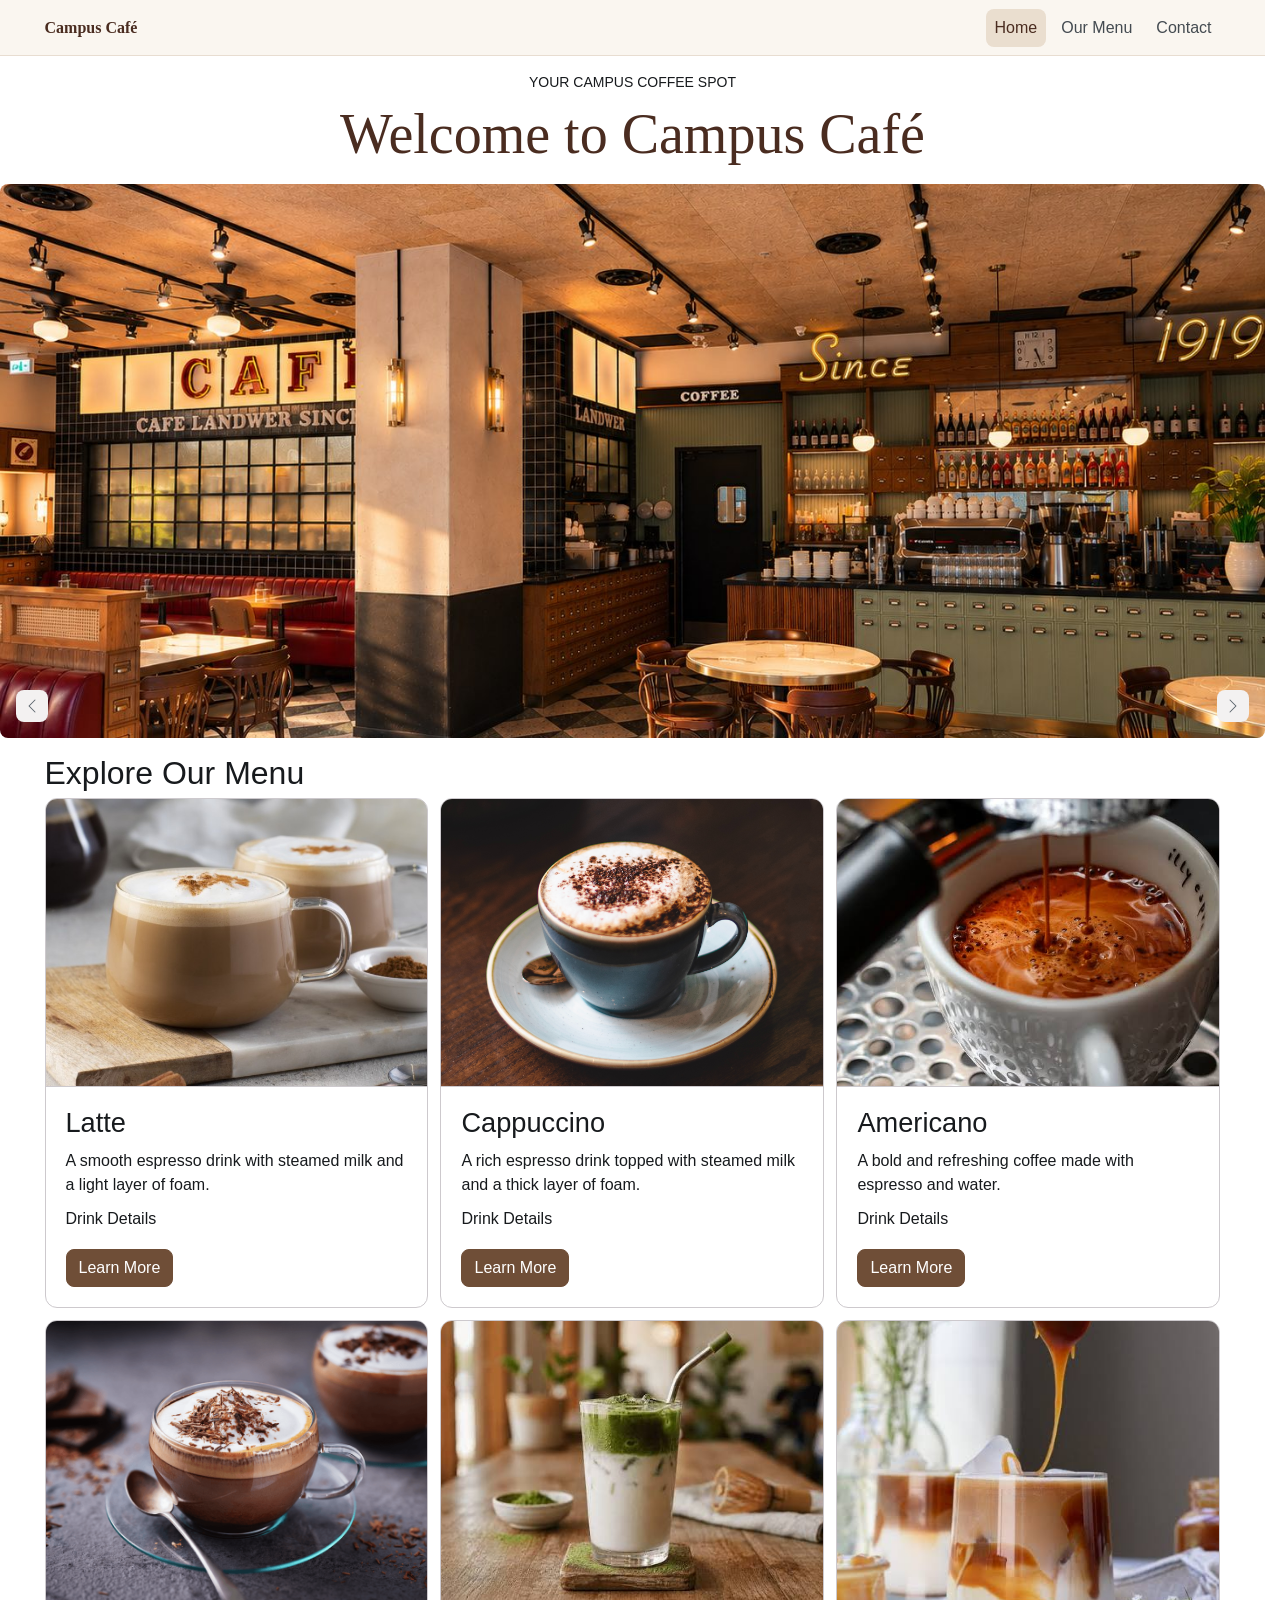
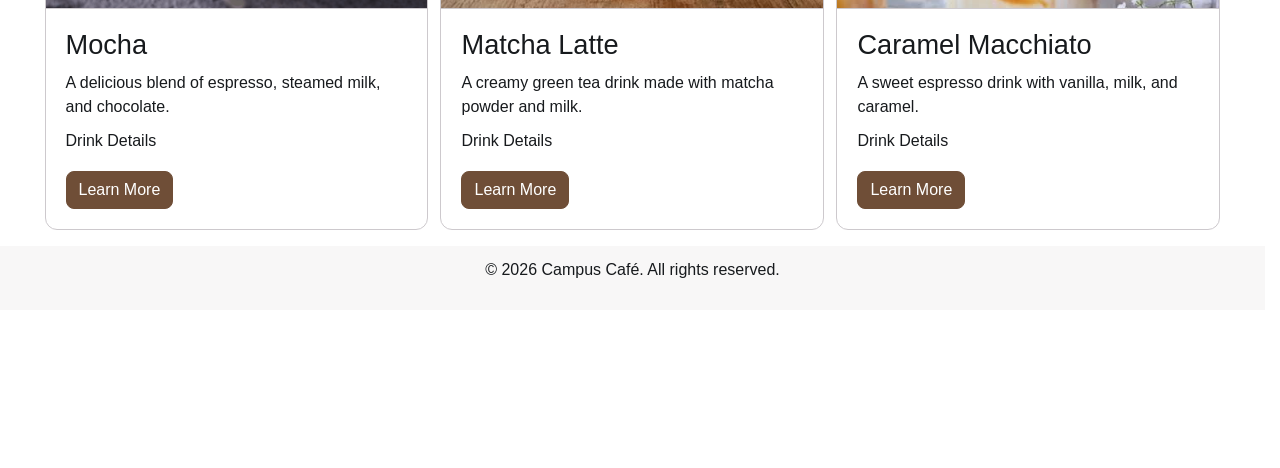
<file: index.html>
<!DOCTYPE html>
<html lang="en">
<head>
    <meta charset="UTF-8">
    <meta name="viewport" content="width=device-width, initial-scale=1.0">
    <title>Campus Café | Home</title>
    <link rel="stylesheet" href="css/bootstrap.min.css">
    <link rel="stylesheet" href="css/style.css">
    <script type="module" src="js/bootstrap.bundle.min.js"> </script>
</head>

<body>

    <header>
    <nav class="navbar md:navbar-expand site-navbar py-3">
        <div class="container nav-container">

            <!-- Brand -->
            <a class="navbar-brand fw-bold" href="index.html">
                Campus Café
            </a>

            <!-- Mobile Menu Button -->
            <button class="btn-icon navbar-toggler" type="button"
                data-bs-toggle="drawer"
                data-bs-target="#navbarNav"
                aria-controls="navbarNav"
                aria-expanded="false"
                aria-label="Toggle navigation">
                <span class="navbar-toggler-icon" aria-hidden="true"></span>
            </button>

            <!-- Navigation-->
            <dialog class="drawer drawer-end" tabindex="-1"
                id="navbarNav" aria-labelledby="navbarNavLabel">

                <div class="drawer-header">
                    <h2 class="drawer-title" id="navbarNavLabel">Menu</h2>
                    <button type="button" class="btn-close"
                        data-bs-dismiss="drawer"
                        aria-label="Close"></button>
                </div>

                <div class="drawer-body justify-content-end">
                    <ul class="navbar-nav gap-2">

                        <li class="nav-item">
                            <a class="rounded px-3 nav-link active"
                                aria-current="page"
                                href="index.html">Home</a>
                        </li>

                        <li class="nav-item">
                            <a class="rounded px-3 nav-link"
                                href="index.html#menu">Our Menu</a>
                        </li>

                        <li class="nav-item">
                            <a class="rounded px-3 nav-link"
                                href="contact.html">Contact</a>
                        </li>

                    </ul>
                </div>
            </dialog>

        </div>
    </nav>
    </header>


    <main>
        <div class="home-intro text-center py-5 px-3">
            <p class="small text-body-secondary mb-3">YOUR CAMPUS COFFEE SPOT</p>
            <h1 class="mb-0">Welcome to Campus Café</h1>
        </div>
        <div id="cafeCarousel" class="carousel carousel-overlay">

            <div class="carousel-inner rounded-5">

                <!-- Slide 1 -->
                <div class="carousel-item active">
                    <img src="images/banner1.jpg"
                    class="d-block w-100"
                    alt="Fresh coffee served on a cafe table">
                </div>

                <!-- Slide 2 -->
                <div class="carousel-item">
                    <img src="images/banner2.jpg"
                    class="d-block w-100"
                    alt="Barista preparing a cup of coffee">
                 </div>

                <!-- Slide 3 -->
                <div class="carousel-item">
                    <img src="images/banner3.jpg"
                    class="d-block w-100"
                    alt="Cozy campus cafe seating area">
                </div>

            </div>

        <!-- Previous and Next Controls -->
            <div class="carousel-overlay-controls">

                <button class="btn-icon btn-sm btn-subtle theme-secondary"
                type="button"
                data-bs-target="#cafeCarousel"
                data-bs-slide="prev">
                    <span class="carousel-icon-prev" aria-hidden="true"></span>
                    <span class="visually-hidden">Previous</span>
                </button>

                <button class="btn-icon btn-sm btn-subtle theme-secondary"
                type="button"
                data-bs-target="#cafeCarousel"
                data-bs-slide="next">
                    <span class="carousel-icon-next" aria-hidden="true"></span>
                    <span class="visually-hidden">Next</span>
                </button>

            </div>
        </div>


        <section class="container my-5" id="menu">
            <h2>Explore Our Menu</h2>
            <div class="row g-4">
                <!-- Card 1: Latte -->
                <div class="col-12 md:col-6 lg:col-4">
                                <article class="card h-100">
                                    <img src="images/coffee1.jpeg"
                                     class="card-img-top"
                                     alt="latte with cream top">
                
                                    <div class="card-body">
                                        <h3 class="card-title">Latte</h3>
                                        <p class="card-text">
                                        A smooth espresso drink with steamed
                                        milk and a light layer of foam.
                                        </p>
                                        <!-- Accordion -->
                                        <details class="accordion-item">
                                            <summary class="accordion-header">
                                            Drink Details
                                            </summary>
                                            <div class="accordion-body">
                                            Our latte combines freshly brewed
                                            espresso with creamy steamed milk.
                                            Available hot or iced.
                                            </div>
                                        </details>
                
                                        <!-- Dialog Button -->
                                        <button type="button"
                                            class="btn-solid theme-primary mt-3"
                                            data-bs-toggle="dialog"
                                            data-bs-target="#coffeeDialog1">
                                        Learn More
                                        </button>
                                    </div>
                
                                </article>
                                </div>

                <!-- Card 2: Cappuccino -->
                <div class="col-12 md:col-6 lg:col-4">
                        <article class="card h-100">
                
                        <img src="images/coffee2.png"
                             class="card-img-top"
                             alt="Cappuccino with a thick layer of milk foam">
                
                        <div class="card-body">
                            <h3 class="card-title">Cappuccino</h3>
                
                            <p class="card-text">
                                A rich espresso drink topped with steamed
                                milk and a thick layer of foam.
                            </p>
                
                            <details class="accordion-item">
                                <summary class="accordion-header">
                                    Drink Details
                                </summary>
                                <div class="accordion-body">
                                    Our cappuccino combines espresso,
                                    steamed milk, and airy foam for
                                    a balanced coffee experience.
                                </div>
                            </details>
                
                            <button type="button"
                                    class="btn-solid theme-primary mt-3"
                                    data-bs-toggle="dialog"
                                    data-bs-target="#coffeeDialog2">
                                Learn More
                            </button>
                        </div>
                
                            </article>
                    </div>

                <!-- Card 3: Americano -->
                <div class="col-12 md:col-6 lg:col-4">
                        <article class="card h-100">
                
                        <img src="images/coffee3.jpeg"
                             class="card-img-top"
                             alt="Iced Americano served in a clear glass">
                
                        <div class="card-body">
                            <h3 class="card-title">Americano</h3>
                
                            <p class="card-text">
                                A bold and refreshing coffee made
                                with espresso and water.
                            </p>
                
                            <details class="accordion-item">
                                <summary class="accordion-header">
                                    Drink Details
                                </summary>
                                <div class="accordion-body">
                                    Made with freshly pulled espresso
                                    and water, our Americano is perfect
                                    for those who enjoy strong coffee.
                                </div>
                            </details>
                
                            <button type="button"
                                    class="btn-solid theme-primary mt-3"
                                    data-bs-toggle="dialog"
                                    data-bs-target="#coffeeDialog3">
                                Learn More
                            </button>
                        </div>
                
                        </article>
                    </div>

                <!-- Card 4: Mocha -->
                <div class="col-12 md:col-6 lg:col-4">
                        <article class="card h-100">
                
                        <img src="images/coffee4.png"
                             class="card-img-top"
                             alt="Mocha coffee topped with whipped cream and chocolate">
                
                        <div class="card-body">
                            <h3 class="card-title">Mocha</h3>
                
                            <p class="card-text">
                                A delicious blend of espresso,
                                steamed milk, and chocolate.
                            </p>
                
                            <details class="accordion-item">
                                <summary class="accordion-header">
                                    Drink Details
                                </summary>
                                <div class="accordion-body">
                                    Our mocha combines rich chocolate
                                    with smooth espresso and milk.
                                    A sweet treat for your coffee break.
                                </div>
                            </details>
                
                            <button type="button"
                                    class="btn-solid theme-primary mt-3"
                                    data-bs-toggle="dialog"
                                    data-bs-target="#coffeeDialog4">
                                Learn More
                            </button>
                        </div>
                
                        </article>
                    </div>

                <!-- Card 5: Matcha Latte -->
                <div class="col-12 md:col-6 lg:col-4">
                    <article class="card h-100">
                
                        <img src="images/coffee5.jpeg"
                             class="card-img-top"
                             alt="Green matcha latte served with creamy milk">
                
                        <div class="card-body">
                            <h3 class="card-title">Matcha Latte</h3>
                
                            <p class="card-text">
                                A creamy green tea drink made
                                with matcha powder and milk.
                            </p>
                
                            <details class="accordion-item">
                                <summary class="accordion-header">
                                    Drink Details
                                </summary>
                                <div class="accordion-body">
                                    Our matcha latte uses finely ground
                                    green tea powder blended with milk.
                                    Available hot or iced.
                                </div>
                            </details>
                
                            <button type="button"
                                    class="btn-solid theme-primary mt-3"
                                    data-bs-toggle="dialog"
                                    data-bs-target="#coffeeDialog5">
                                Learn More
                            </button>
                        </div>
                
                    </article>
                </div>

                <!-- Card 6: Caramel Macchiato -->
                <div class="col-12 md:col-6 lg:col-4">
                        <article class="card h-100">
                
                            <img src="images/coffee6.jpeg"
                             class="card-img-top"
                             alt="Caramel macchiato with caramel drizzle">
                
                        <div class="card-body">
                                <h3 class="card-title">Caramel Macchiato</h3>
                
                                <p class="card-text">
                                A sweet espresso drink with
                                vanilla, milk, and caramel.
                                </p>
                
                            <details class="accordion-item">
                                <summary class="accordion-header">
                                    Drink Details
                                </summary>
                                <div class="accordion-body">
                                    Our caramel macchiato features
                                    vanilla-flavoured milk, espresso,
                                    and a drizzle of caramel sauce.
                                </div>
                            </details>
                
                            <button type="button"
                                    class="btn-solid theme-primary mt-3"
                                    data-bs-toggle="dialog"
                                    data-bs-target="#coffeeDialog6">
                                Learn More
                            </button>
                        </div>
                        </article>
                    </div>
            </div>
        </section>

        <!-- Dialog 1: Latte-->
        <dialog class="dialog" id="coffeeDialog1"
                        aria-labelledby="coffeeDialogTitle1">
        
                        <div class="dialog-header">
                            <h2 class="dialog-title" id="coffeeDialogTitle1">
                            Latte
                            </h2>
                    
                            <button type="button" class="btn-close"
                            data-bs-dismiss="dialog"
                            aria-label="Close">
                            </button>
                        </div>
        
                        <div class="dialog-body">
                        <p>
                        Enjoy our classic Latte, made with
                        rich espresso and perfectly steamed milk.
                        A great choice for your study break!
                        </p>
                        </div>
        
                        <div class="dialog-footer">
                            <button type="button"
                            class="btn-solid theme-primary"
                            data-bs-dismiss="dialog">
                            Close
                            </button>
                        </div>
                    </dialog>

        <!-- Dialog 2: Cappuccino-->
        <dialog class="dialog" id="coffeeDialog2"
                aria-labelledby="coffeeDialogTitle2">
        
            <div class="dialog-header">
                <h2 class="dialog-title" id="coffeeDialogTitle2">
                    Cappuccino
                </h2>
                <button type="button" class="btn-close"
                        data-bs-dismiss="dialog"
                        aria-label="Close"></button>
            </div>
        
            <div class="dialog-body">
                <p>
                    Enjoy our classic cappuccino with rich
                    espresso and perfectly textured milk foam.
                    A comforting choice for any study session.
                </p>
            </div>
        
            <div class="dialog-footer">
                <button type="button"
                        class="btn-solid theme-primary"
                        data-bs-dismiss="dialog">Close</button>
            </div>
            </dialog>

        <!-- Dialog 3: Americano-->
        <dialog class="dialog" id="coffeeDialog3"
                aria-labelledby="coffeeDialogTitle3">
        
                <div class="dialog-header">
                    <h2 class="dialog-title" id="coffeeDialogTitle3">
                    Americano
                    </h2>
                <button type="button" class="btn-close"
                        data-bs-dismiss="dialog"
                        aria-label="Close"></button>
                </div>
        
                <div class="dialog-body">
                    <p>
                    Our Americano delivers the bold taste
                    of freshly brewed espresso. Enjoy it
                    hot or iced for a refreshing break.
                    </p>
                </div>
        
                <div class="dialog-footer">
                    <button type="button"
                        class="btn-solid theme-primary"
                        data-bs-dismiss="dialog">Close
                    </button>
                </div>
            </dialog>

        <!-- Dialog 4: Mocha-->
        <dialog class="dialog" id="coffeeDialog4"
                aria-labelledby="coffeeDialogTitle4">
        
                <div class="dialog-header">
                    <h2 class="dialog-title" id="coffeeDialogTitle4">
                    Mocha
                    </h2>
                    <button type="button" class="btn-close"
                        data-bs-dismiss="dialog"
                        aria-label="Close">
                    </button>
                </div>
        
                <div class="dialog-body">
                    <p>
                    Treat yourself to our delicious mocha,
                    combining espresso, milk, and rich
                    chocolate for a sweet coffee experience.
                    </p>
                </div>
        
                <div class="dialog-footer">
                <button type="button"
                        class="btn-solid theme-primary"
                        data-bs-dismiss="dialog">Close</button>
                </div>
            </dialog>

        <!-- Dialog 5: Matcha Latte-->
        <dialog class="dialog" id="coffeeDialog5"
                aria-labelledby="coffeeDialogTitle5">
            <div class="dialog-header">
                <h2 class="dialog-title" id="coffeeDialogTitle5">Matcha Latte</h2>
                <button type="button" class="btn-close"
                        data-bs-dismiss="dialog" aria-label="Close"></button>
            </div>
            <div class="dialog-body">
                <p>
                    Discover our smooth matcha latte made
                    with finely ground green tea and creamy
                    milk. A great coffee-free alternative.
                </p>
            </div>
            <div class="dialog-footer">
                <button type="button" class="btn-solid theme-primary"
                        data-bs-dismiss="dialog">Close</button>
            </div>
        </dialog>

        <!-- Dialog 6: Caramel Macchiato-->
        <dialog class="dialog" id="coffeeDialog6"
                aria-labelledby="coffeeDialogTitle6">
        
                <div class="dialog-header">
                    <h2 class="dialog-title" id="coffeeDialogTitle6">
                    Caramel Macchiato
                    </h2>
                    <button type="button" class="btn-close"
                        data-bs-dismiss="dialog"
                        aria-label="Close">
                    </button>
                </div>
        
                <div class="dialog-body">
                    <p>
                    Our caramel macchiato combines smooth
                    vanilla, rich espresso, and sweet caramel.
                    Perfect for a relaxing afternoon.
                    </p>
                </div>
        
                <div class="dialog-footer">
                    <button type="button"
                        class="btn-solid theme-primary"
                        data-bs-dismiss="dialog">Close
                    </button>
                </div>
            </dialog>
    </main>

    <footer class="bg-1 p-4 text-center">
        <p>© 2026 Campus Café. All rights reserved.</p>
    </footer>

   
</body>
</html>
</file>
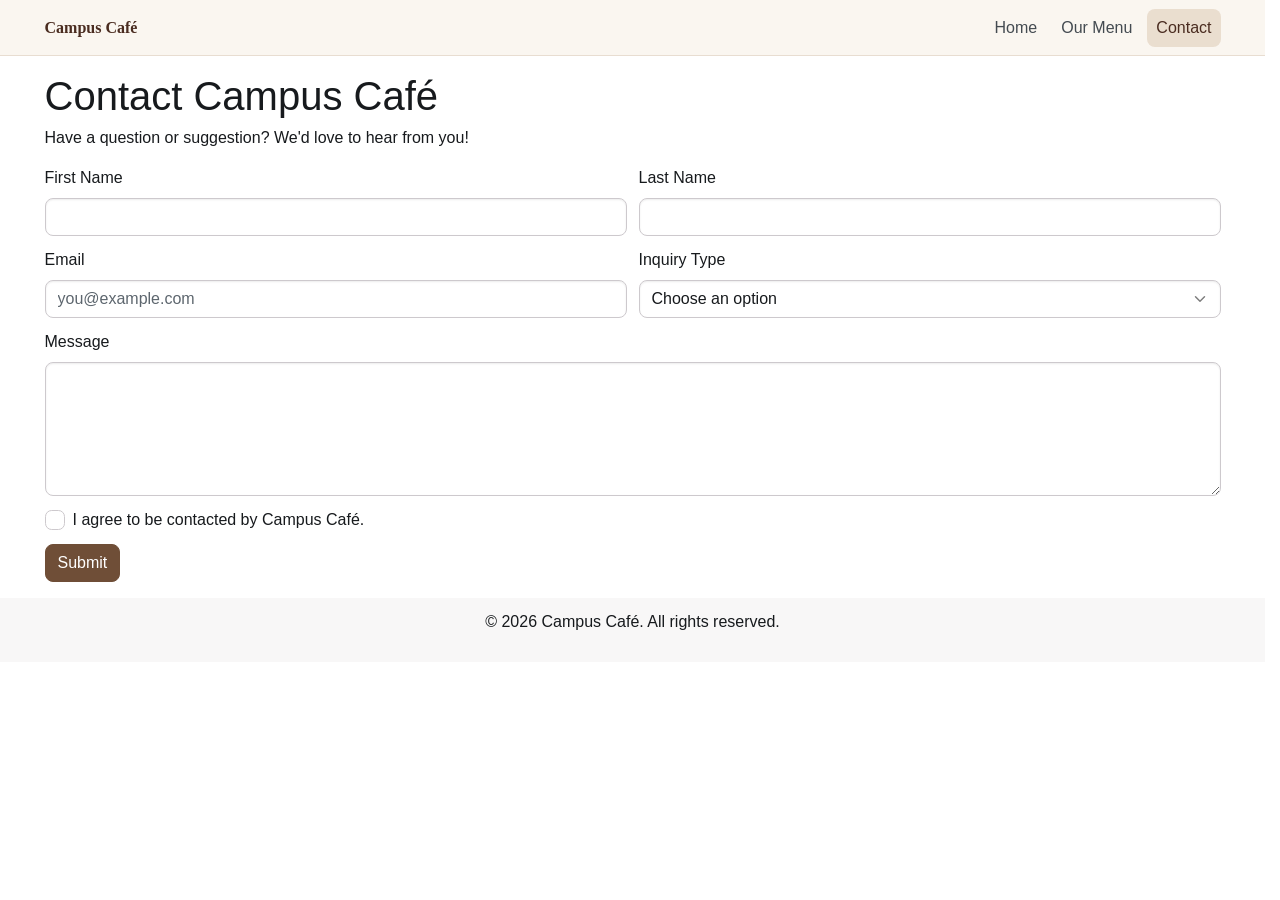
<file: contact.html>
<!DOCTYPE html>
<html lang="en">
<head>
    <meta charset="UTF-8">
    <meta name="viewport" content="width=device-width, initial-scale=1.0">

    <title>Campus Café | Contact</title>
    
    <link rel="stylesheet" href="css/bootstrap.min.css">
    <link rel="stylesheet" href="css/style.css">
    <script type="module" src="js/bootstrap.bundle.min.js"></script>
</head>

<body>

    <header>
        <nav class="navbar md:navbar-expand site-navbar py-3">
            <div class="container nav-container">

                <a class="navbar-brand fw-bold" href="index.html">
                    Campus Café
                </a>

                <button class="btn-icon navbar-toggler" type="button"
                        data-bs-toggle="drawer"
                        data-bs-target="#navbarNav"
                        aria-controls="navbarNav"
                        aria-expanded="false"
                        aria-label="Toggle navigation">
                    <span class="navbar-toggler-icon"
                          aria-hidden="true"></span>
                </button>

                <dialog class="drawer drawer-end" tabindex="-1"
                        id="navbarNav"
                        aria-labelledby="navbarNavLabel">

                    <div class="drawer-header">
                        <h2 class="drawer-title"
                            id="navbarNavLabel">Menu</h2>
                        <button type="button" class="btn-close"
                                data-bs-dismiss="drawer"
                                aria-label="Close"></button>
                    </div>

                    <div class="drawer-body justify-content-end">
                        <ul class="navbar-nav gap-2">
                            <li class="nav-item">
                                <a class="rounded px-3 nav-link"
                                   href="index.html">Home</a>
                            </li>
                            <li class="nav-item">
                                <a class="rounded px-3 nav-link"
                                   href="index.html#menu">Our Menu</a>
                            </li>
                            <li class="nav-item">
                                <a class="rounded px-3 nav-link active"
                                   aria-current="page"
                                   href="contact.html">Contact</a>
                            </li>
                        </ul>
                    </div>
                </dialog>

            </div>
        </nav>
    </header>

    <main class="container my-5">

        <h1>Contact Campus Café</h1>
        <p>
            Have a question or suggestion?
            We'd love to hear from you!
        </p>

        <form>

            <div class="row g-4">

                <!-- First Name -->
                <div class="col-12 md:col-6">
                    <div class="form-field">
                        <label for="firstName" class="form-label">
                            First Name
                        </label>
                        <input type="text"
                               class="form-control"
                               id="firstName"
                               name="firstName"
                               required>
                    </div>
                </div>

                <!-- Last Name -->
                <div class="col-12 md:col-6">
                    <div class="form-field">
                        <label for="lastName" class="form-label">
                            Last Name
                        </label>
                        <input type="text"
                               class="form-control"
                               id="lastName"
                               name="lastName"
                               required>
                    </div>
                </div>

                <!-- Email -->
                <div class="col-12 md:col-6">
                    <div class="form-field">
                        <label for="email" class="form-label">
                            Email
                        </label>
                        <input type="email"
                               class="form-control"
                               id="email"
                               name="email"
                               placeholder="you@example.com"
                               required>
                    </div>
                </div>

                <!-- Inquiry Type -->
                <div class="col-12 md:col-6">
                    <div class="form-field">
                        <label for="inquiry" class="form-label">
                            Inquiry Type
                        </label>
                        <select class="form-control"
                                id="inquiry"
                                name="inquiry"
                                required>
                            <option value="">Choose an option</option>
                            <option value="menu">Menu Question</option>
                            <option value="feedback">Feedback</option>
                            <option value="event">Event Inquiry</option>
                        </select>
                    </div>
                </div>

                <!-- Message -->
                <div class="col-12">
                    <div class="form-field">
                        <label for="message" class="form-label">
                            Message
                        </label>
                        <textarea class="form-control"
                                  id="message"
                                  name="message"
                                  rows="5"
                                  required></textarea>
                    </div>
                </div>

                <!-- Consent Checkbox -->
                <div class="col-12">
                    <div class="form-field">
                        <input type="checkbox"
                               class="check"
                               id="consent"
                               name="consent"
                               required>
                        <label for="consent">
                            I agree to be contacted by Campus Café.
                        </label>
                    </div>
                </div>

            </div>

            <!-- Submit Button -->
            <button type="submit"
                    class="btn-solid theme-primary mt-4">
                Submit
            </button>

        </form>

    </main>

    <footer class="bg-1 p-4 text-center">
        <p>© 2026 Campus Café. All rights reserved.</p>
    </footer>

</body>
</html>
</file>
<file: css/style.css>
:root {
    --bs-primary-bg: #6f4e37;
    --bs-primary-fg: #6f4e37;
    --bs-primary-fg-emphasis: #4a2c20;
    --bs-primary-border: #6f4e37;
    --bs-primary-focus-ring: #6f4e37;
    --bs-primary-contrast: #fff;}
.btn-solid.theme-primary {
    --bs-theme-bg: #6f4e37;
    --bs-theme-border: #6f4e37;
    --bs-theme-contrast: #fff;}
.carousel-item img, .card-img-top {
    width: 100%;
    object-fit: cover;}
.carousel-item img {
    aspect-ratio: 16 / 7;}
.card-img-top {
    aspect-ratio: 4 / 3;}
.site-navbar {
    background-color: #faf6f0;
    border-bottom: 1px solid #e8ddd1;}
.site-navbar .navbar-brand, .home-intro h1 {
    color: #4a2c20;
    font-family: Georgia, serif;}
.site-navbar .nav-link:hover, .site-navbar .nav-link:focus-visible, .site-navbar .nav-link.active {
    color: #4a2c20;
    background-color: #eadecf;}
.home-intro h1 {
    font-size: clamp(2rem, 4.5vw, 3.5rem);}
</file>
